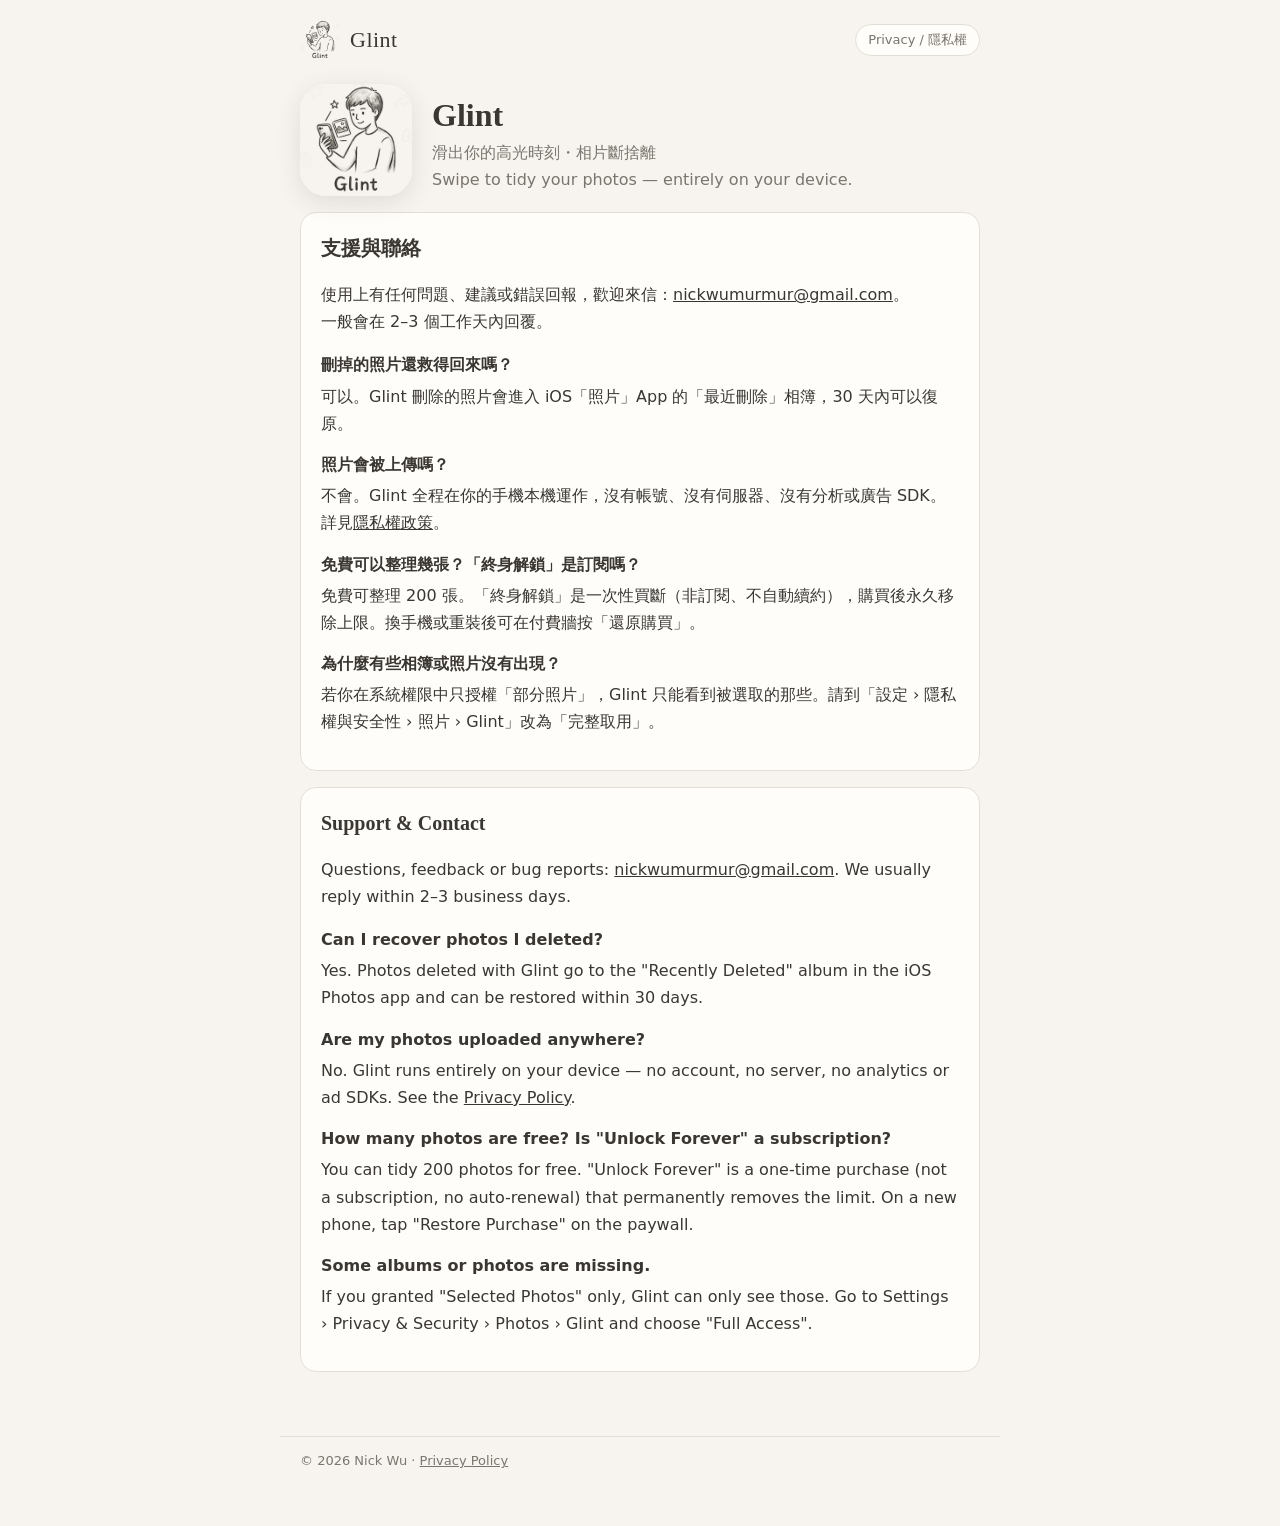
<file: index.html>
<!doctype html>
<html lang="zh-Hant">
<head>
<meta charset="utf-8">
<meta http-equiv="refresh" content="0; url=/Proj.Glint/index.html">
<link rel="canonical" href="https://nickwumurmur.github.io/Proj.Glint/index.html">
<meta name="robots" content="noindex">
<title>Redirecting…</title>
<script>location.replace("/Proj.Glint/index.html");</script>
</head>
<body>
<p>Redirecting to <a href="/Proj.Glint/index.html">Glint</a>…</p>
</body>
</html>
</file>
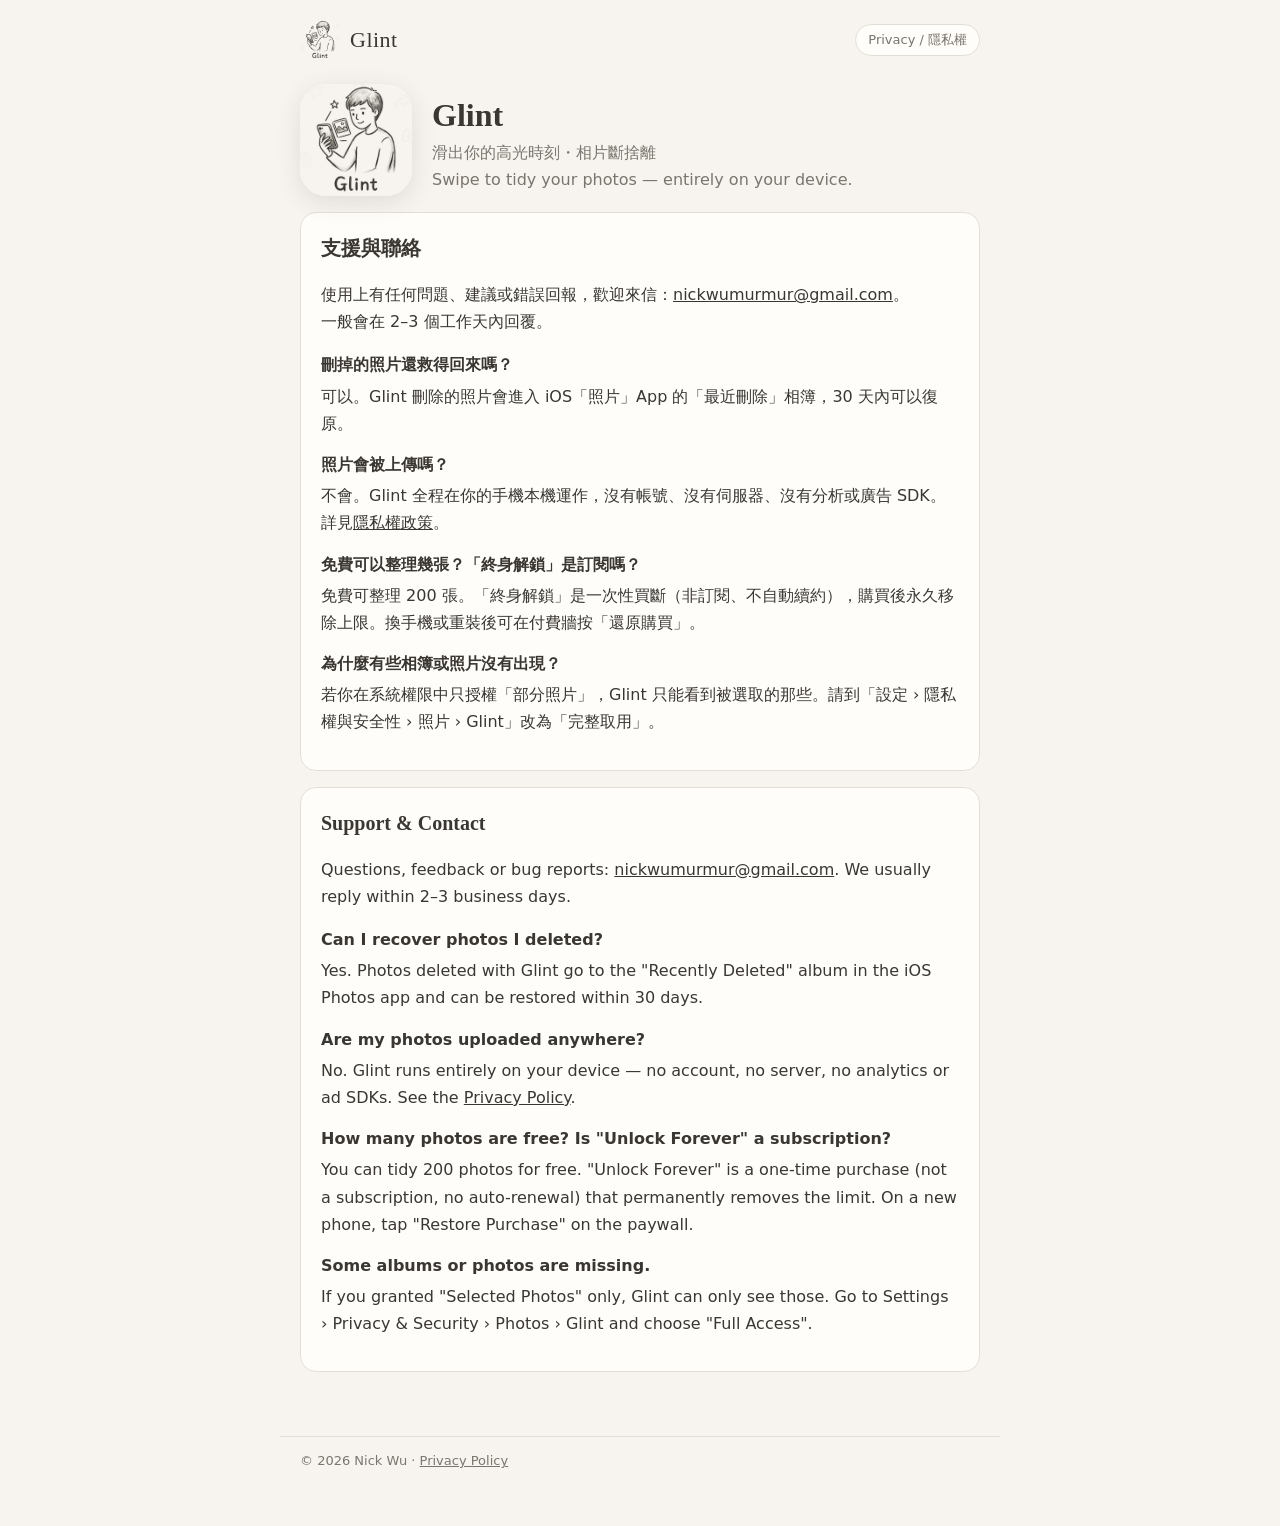
<file: Proj.Glint/index.html>
<!doctype html>
<html lang="zh-Hant">
<head>
<meta charset="utf-8">
<meta name="viewport" content="width=device-width, initial-scale=1">
<title>Glint — Support / 支援</title>
<meta name="description" content="Glint — 相片斷捨離 App 支援頁。Swipe to tidy your photos.">
<link rel="stylesheet" href="style.css">
</head>
<body>
<header class="top">
  <a class="brand" href="./"><img src="icon.png" alt="" width="40" height="40"><span>Glint</span></a>
  <nav class="langs" aria-label="Pages"><a href="privacy.html"><button type="button">Privacy / 隱私權</button></a></nav>
</header>
<main>
  <div class="hero">
    <img src="icon.png" alt="Glint app icon">
    <div>
      <h1>Glint</h1>
      <p class="tag">滑出你的高光時刻・相片斷捨離<br>Swipe to tidy your photos — entirely on your device.</p>
    </div>
  </div>

  <section class="card" lang="zh-Hant">
    <h2>支援與聯絡</h2>
    <p>使用上有任何問題、建議或錯誤回報，歡迎來信：<a href="mailto:nickwumurmur@gmail.com">nickwumurmur@gmail.com</a>。<br>一般會在 2–3 個工作天內回覆。</p>
    <dl class="faq">
      <dt>刪掉的照片還救得回來嗎？</dt>
      <dd>可以。Glint 刪除的照片會進入 iOS「照片」App 的「最近刪除」相簿，30 天內可以復原。</dd>
      <dt>照片會被上傳嗎？</dt>
      <dd>不會。Glint 全程在你的手機本機運作，沒有帳號、沒有伺服器、沒有分析或廣告 SDK。詳見<a href="privacy.html">隱私權政策</a>。</dd>
      <dt>免費可以整理幾張？「終身解鎖」是訂閱嗎？</dt>
      <dd>免費可整理 200 張。「終身解鎖」是一次性買斷（非訂閱、不自動續約），購買後永久移除上限。換手機或重裝後可在付費牆按「還原購買」。</dd>
      <dt>為什麼有些相簿或照片沒有出現？</dt>
      <dd>若你在系統權限中只授權「部分照片」，Glint 只能看到被選取的那些。請到「設定 › 隱私權與安全性 › 照片 › Glint」改為「完整取用」。</dd>
    </dl>
  </section>

  <section class="card" lang="en">
    <h2>Support &amp; Contact</h2>
    <p>Questions, feedback or bug reports: <a href="mailto:nickwumurmur@gmail.com">nickwumurmur@gmail.com</a>. We usually reply within 2–3 business days.</p>
    <dl class="faq">
      <dt>Can I recover photos I deleted?</dt>
      <dd>Yes. Photos deleted with Glint go to the "Recently Deleted" album in the iOS Photos app and can be restored within 30 days.</dd>
      <dt>Are my photos uploaded anywhere?</dt>
      <dd>No. Glint runs entirely on your device — no account, no server, no analytics or ad SDKs. See the <a href="privacy.html">Privacy Policy</a>.</dd>
      <dt>How many photos are free? Is "Unlock Forever" a subscription?</dt>
      <dd>You can tidy 200 photos for free. "Unlock Forever" is a one-time purchase (not a subscription, no auto-renewal) that permanently removes the limit. On a new phone, tap "Restore Purchase" on the paywall.</dd>
      <dt>Some albums or photos are missing.</dt>
      <dd>If you granted "Selected Photos" only, Glint can only see those. Go to Settings › Privacy &amp; Security › Photos › Glint and choose "Full Access".</dd>
    </dl>
  </section>
</main>
<footer><p>© 2026 Nick Wu · <a href="privacy.html">Privacy Policy</a></p></footer>
</body>
</html>
</file>
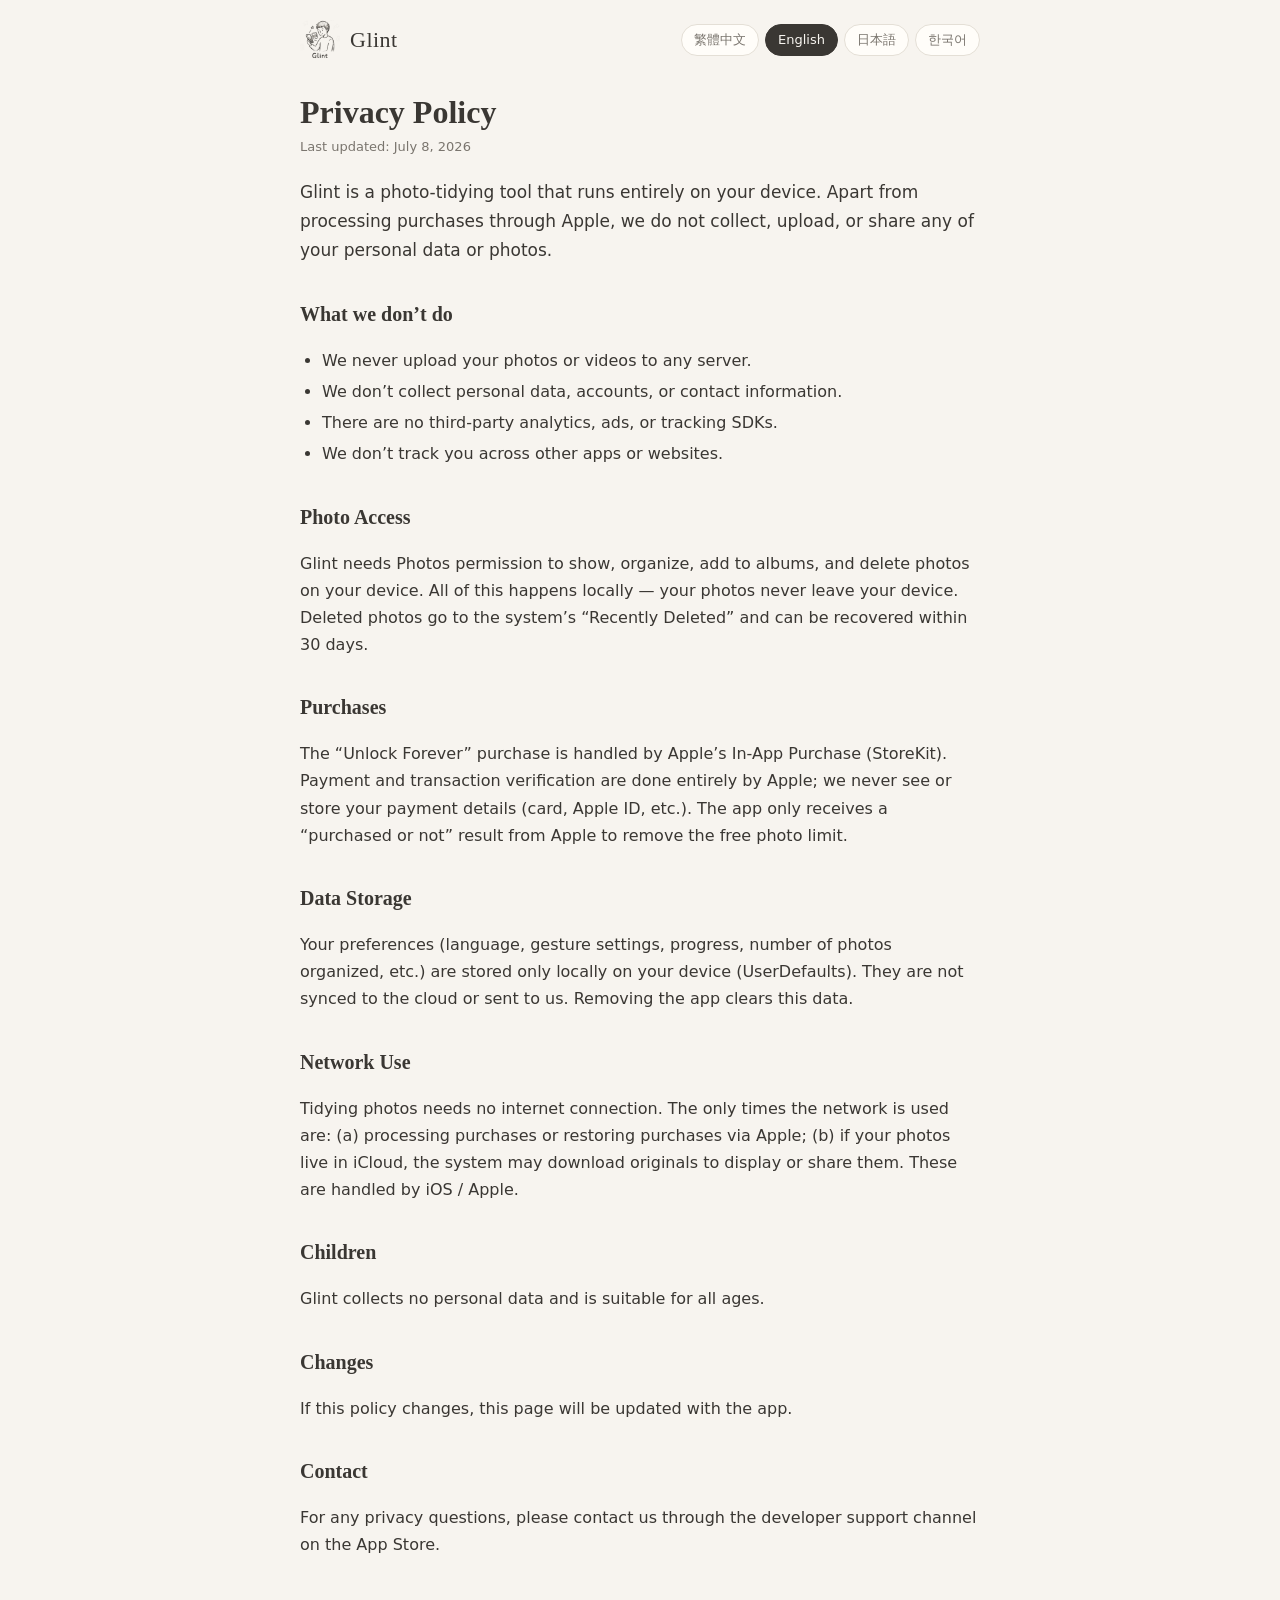
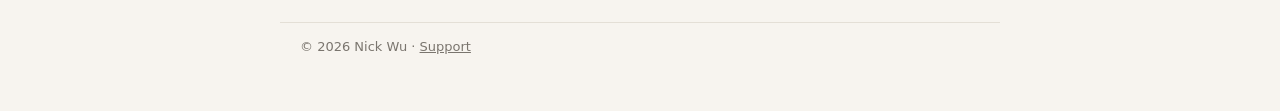
<file: privacy.html>
<!doctype html>
<html lang="zh-Hant">
<head>
<meta charset="utf-8">
<meta name="viewport" content="width=device-width, initial-scale=1">
<title>Glint — Privacy Policy / 隱私權政策</title>
<meta name="description" content="Glint privacy policy. Glint runs entirely on your device and collects no data.">
<link rel="stylesheet" href="style.css">
</head>
<body>
<header class="top">
  <a class="brand" href="./"><img src="icon.png" alt="" width="40" height="40"><span>Glint</span></a>
  <nav class="langs" aria-label="Language">
    <button type="button" data-set="zh-Hant">繁體中文</button><button type="button" data-set="en">English</button><button type="button" data-set="ja">日本語</button><button type="button" data-set="ko">한국어</button>
  </nav>
</header>
<main>
<section class="policy" data-lang="zh-Hant" lang="zh-Hant">
<h1>隱私權政策</h1><p class="updated">最後更新：2026 年 7 月 8 日</p>
<p class="intro">Glint 是一款完全在你裝置本機運作的相片整理工具。除了透過 Apple 處理購買之外，我們不會蒐集、上傳或分享你的任何個人資料或相片。</p>
<h2>我們不會做的事</h2>
<ul><li>不會把你的相片或影片上傳到任何伺服器。</li><li>不會蒐集你的個人資料、帳號或聯絡資訊。</li><li>沒有任何第三方分析、廣告或追蹤 SDK。</li><li>不會追蹤你跨 App 或跨網站的行為。</li></ul>
<h2>相簿權限</h2>
<p>Glint 需要你的「照片」權限，才能在你的裝置上顯示、整理、加入相簿與刪除相片。這些操作全部在本機完成，相片不會離開你的裝置。刪除的相片會進入 iOS 系統的「最近刪除」，30 天內可復原。</p>
<h2>購買與付費</h2>
<p>「終身解鎖」由 Apple 的 App 內購買（StoreKit）處理。付款與交易驗證完全由 Apple 進行，我們不會接觸或儲存你的付款資訊（信用卡、Apple ID 等）。App 僅從 Apple 取得「是否已購買」的結果，用來解除免費張數上限。</p>
<h2>資料儲存</h2>
<p>你的偏好設定（語言、手勢設定、整理進度、已整理張數等）只儲存在你裝置本機（UserDefaults），不會同步到雲端或傳送給我們。移除 App 即清除這些資料。</p>
<h2>網路使用</h2>
<p>整理相片本身不需要網路連線。唯一會用到網路的情況是：(a) 透過 Apple 處理購買或還原購買；(b) 若你的相片存在 iCloud，系統可能為了顯示或分享而下載原檔。這些都由 iOS／Apple 的機制處理。</p>
<h2>兒童</h2>
<p>Glint 不蒐集任何個人資料，適合所有年齡使用。</p>
<h2>政策變更</h2>
<p>若本隱私權政策有更新，會隨 App 版本更新此頁面。</p>
<h2>聯絡我們</h2>
<p>如有任何隱私相關問題，歡迎透過 App Store 上架頁的開發者支援管道與我們聯繫。</p>
</section>
<section class="policy" data-lang="en" lang="en">
<h1>Privacy Policy</h1><p class="updated">Last updated: July 8, 2026</p>
<p class="intro">Glint is a photo-tidying tool that runs entirely on your device. Apart from processing purchases through Apple, we do not collect, upload, or share any of your personal data or photos.</p>
<h2>What we don’t do</h2>
<ul><li>We never upload your photos or videos to any server.</li><li>We don’t collect personal data, accounts, or contact information.</li><li>There are no third-party analytics, ads, or tracking SDKs.</li><li>We don’t track you across other apps or websites.</li></ul>
<h2>Photo Access</h2>
<p>Glint needs Photos permission to show, organize, add to albums, and delete photos on your device. All of this happens locally — your photos never leave your device. Deleted photos go to the system’s “Recently Deleted” and can be recovered within 30 days.</p>
<h2>Purchases</h2>
<p>The “Unlock Forever” purchase is handled by Apple’s In-App Purchase (StoreKit). Payment and transaction verification are done entirely by Apple; we never see or store your payment details (card, Apple ID, etc.). The app only receives a “purchased or not” result from Apple to remove the free photo limit.</p>
<h2>Data Storage</h2>
<p>Your preferences (language, gesture settings, progress, number of photos organized, etc.) are stored only locally on your device (UserDefaults). They are not synced to the cloud or sent to us. Removing the app clears this data.</p>
<h2>Network Use</h2>
<p>Tidying photos needs no internet connection. The only times the network is used are: (a) processing purchases or restoring purchases via Apple; (b) if your photos live in iCloud, the system may download originals to display or share them. These are handled by iOS / Apple.</p>
<h2>Children</h2>
<p>Glint collects no personal data and is suitable for all ages.</p>
<h2>Changes</h2>
<p>If this policy changes, this page will be updated with the app.</p>
<h2>Contact</h2>
<p>For any privacy questions, please contact us through the developer support channel on the App Store.</p>
</section>
<section class="policy" data-lang="ja" lang="ja">
<h1>プライバシーポリシー</h1><p class="updated">最終更新日：2026年7月8日</p>
<p class="intro">Glint はすべての処理を端末内で行う写真整理ツールです。Apple を通じた購入処理を除き、あなたの個人データや写真を収集・アップロード・共有することは一切ありません。</p>
<h2>行わないこと</h2>
<ul><li>写真や動画をサーバーにアップロードしません。</li><li>個人データ・アカウント・連絡先を収集しません。</li><li>第三者の分析・広告・トラッキング SDK は使用していません。</li><li>他のアプリやサイトをまたいだ行動追跡は行いません。</li></ul>
<h2>写真へのアクセス</h2>
<p>Glint は端末上で写真を表示・整理・アルバムへの追加・削除するために「写真」へのアクセスが必要です。これらはすべて端末内で行われ、写真が端末外に出ることはありません。削除した写真は iOS の「最近削除した項目」に入り、30日以内に復元できます。</p>
<h2>購入について</h2>
<p>「無期限ロック解除」は Apple の App 内課金（StoreKit）で処理されます。支払いと取引の検証はすべて Apple が行い、当方が支払い情報（カード、Apple ID など）を参照・保存することはありません。アプリは Apple から「購入済みかどうか」の結果のみを受け取り、無料枚数の上限を解除します。</p>
<h2>データの保存</h2>
<p>設定（言語、ジェスチャー設定、進捗、整理した枚数など）は端末内（UserDefaults）にのみ保存され、クラウドへの同期や当方への送信は行いません。アプリを削除するとこれらのデータも消去されます。</p>
<h2>ネットワークの利用</h2>
<p>写真整理にインターネット接続は不要です。ネットワークを使用するのは次の場合のみです：(a) Apple を通じた購入・購入の復元、(b) 写真が iCloud にある場合、表示や共有のためにシステムが原本をダウンロードすること。いずれも iOS / Apple の仕組みで処理されます。</p>
<h2>お子様について</h2>
<p>Glint は個人データを一切収集せず、全年齢でご利用いただけます。</p>
<h2>変更について</h2>
<p>本ポリシーが変更された場合、アプリの更新に合わせて本ページを更新します。</p>
<h2>お問い合わせ</h2>
<p>プライバシーに関するご質問は、App Store の開発者サポート窓口までご連絡ください。</p>
</section>
<section class="policy" data-lang="ko" lang="ko">
<h1>개인정보 처리방침</h1><p class="updated">최종 업데이트: 2026년 7월 8일</p>
<p class="intro">Glint은 모든 처리를 기기 내에서 수행하는 사진 정리 도구입니다. Apple을 통한 결제 처리를 제외하고는 사용자의 개인정보나 사진을 수집·업로드·공유하지 않습니다.</p>
<h2>하지 않는 것</h2>
<ul><li>사진이나 동영상을 어떤 서버에도 업로드하지 않습니다.</li><li>개인정보, 계정, 연락처를 수집하지 않습니다.</li><li>제3자 분석·광고·추적 SDK를 사용하지 않습니다.</li><li>다른 앱이나 웹사이트에 걸친 사용자 행동을 추적하지 않습니다.</li></ul>
<h2>사진 접근</h2>
<p>Glint은 기기에서 사진을 표시·정리·앨범 추가·삭제하기 위해 “사진” 접근 권한이 필요합니다. 이 모든 작업은 기기 내에서 이루어지며 사진이 기기를 벗어나지 않습니다. 삭제한 사진은 iOS의 “최근 삭제된 항목”으로 이동하며 30일 이내에 복구할 수 있습니다.</p>
<h2>구매</h2>
<p>“평생 잠금 해제”는 Apple의 앱 내 구매(StoreKit)로 처리됩니다. 결제와 거래 확인은 전적으로 Apple이 수행하며, 당사는 결제 정보(카드, Apple ID 등)를 확인하거나 저장하지 않습니다. 앱은 Apple로부터 “구매 여부” 결과만 받아 무료 사용량 한도를 해제합니다.</p>
<h2>데이터 저장</h2>
<p>설정(언어, 제스처 설정, 진행 상황, 정리한 사진 수 등)은 기기 내(UserDefaults)에만 저장되며 클라우드에 동기화하거나 당사로 전송하지 않습니다. 앱을 삭제하면 이 데이터도 삭제됩니다.</p>
<h2>네트워크 사용</h2>
<p>사진 정리에는 인터넷 연결이 필요하지 않습니다. 네트워크는 다음의 경우에만 사용됩니다: (a) Apple을 통한 구매 또는 구매 복원, (b) 사진이 iCloud에 있는 경우 표시나 공유를 위해 시스템이 원본을 다운로드하는 경우. 모두 iOS / Apple 메커니즘으로 처리됩니다.</p>
<h2>아동</h2>
<p>Glint은 어떠한 개인정보도 수집하지 않으며 모든 연령이 사용할 수 있습니다.</p>
<h2>변경</h2>
<p>본 방침이 변경되면 앱 업데이트와 함께 이 페이지를 갱신합니다.</p>
<h2>문의</h2>
<p>개인정보 관련 문의는 App Store의 개발자 지원 채널을 통해 연락해 주세요.</p>
</section>
</main>
<footer><p>© 2026 Nick Wu · <a href="./">Support</a></p></footer>
<script>
(function(){
  var codes = ["zh-Hant", "en", "ja", "ko"];
  function pick(){
    var saved = null; try { saved = localStorage.getItem("glint-lang"); } catch(e) {}
    if (saved && codes.indexOf(saved) >= 0) return saved;
    var nav = (navigator.language || "en").toLowerCase();
    if (nav.indexOf("zh") === 0) return "zh-Hant";
    if (nav.indexOf("ja") === 0) return "ja";
    if (nav.indexOf("ko") === 0) return "ko";
    return "en";
  }
  function show(code){
    document.querySelectorAll(".policy").forEach(function(s){ s.hidden = s.dataset.lang !== code; });
    document.querySelectorAll(".langs button").forEach(function(b){ b.classList.toggle("on", b.dataset.set === code); });
    document.documentElement.lang = code;
    try { localStorage.setItem("glint-lang", code); } catch(e) {}
  }
  document.querySelectorAll(".langs button").forEach(function(b){ b.addEventListener("click", function(){ show(b.dataset.set); }); });
  show(pick());
})();
</script>
</body>
</html>
</file>
<file: Proj.Glint/style.css>
/* Glint 公開頁（支援 / 隱私權）— 沿用 design-brand：暖白紙感 + 石墨灰 */
:root{--canvas:#F7F4EF;--ink:#3A3733;--muted:#7A756E;--line:#E4DFD6;--card:#FFFDF9;--accent:#3A3733}
*{box-sizing:border-box}
body{margin:0;background:var(--canvas);color:var(--ink);font:16px/1.7 -apple-system,"SF Pro Text","PingFang TC","Hiragino Sans","Apple SD Gothic Neo",system-ui,sans-serif;-webkit-font-smoothing:antialiased}
a{color:inherit}
.top{display:flex;align-items:center;justify-content:space-between;gap:12px;flex-wrap:wrap;max-width:720px;margin:0 auto;padding:20px 20px 0}
.brand{display:flex;align-items:center;gap:10px;text-decoration:none;font-family:"New York","Songti TC",Georgia,serif;font-size:22px;letter-spacing:.5px}
.brand img{border-radius:10px}
.langs{display:flex;gap:6px;flex-wrap:wrap}
.langs button{border:1px solid var(--line);background:var(--card);color:var(--muted);border-radius:999px;padding:4px 12px;font:inherit;font-size:13px;cursor:pointer}
.langs button.on{background:var(--ink);border-color:var(--ink);color:var(--canvas)}
main{max-width:720px;margin:0 auto;padding:24px 20px 48px}
h1{font-family:"New York","Songti TC",Georgia,serif;font-weight:600;font-size:32px;line-height:1.25;margin:8px 0 4px}
h2{font-family:"New York","Songti TC",Georgia,serif;font-weight:600;font-size:20px;margin:32px 0 8px}
.updated{color:var(--muted);font-size:13px;margin:0 0 20px}
.intro{font-size:17px}
ul{padding-left:22px}
li{margin:4px 0}
.hero{display:flex;gap:20px;align-items:center;flex-wrap:wrap;margin-bottom:8px}
.hero img{width:112px;height:112px;border-radius:26px;box-shadow:0 6px 24px rgba(58,55,51,.12)}
.tag{color:var(--muted);margin:0}
.card{background:var(--card);border:1px solid var(--line);border-radius:16px;padding:18px 20px;margin:16px 0}
.card h2{margin-top:0}
.faq dt{font-weight:600;margin-top:14px}
.faq dd{margin:4px 0 0}
footer{max-width:720px;margin:0 auto;padding:0 20px 40px;color:var(--muted);font-size:13px;border-top:1px solid var(--line)}
[hidden]{display:none!important}
@media (prefers-color-scheme:dark){:root{--canvas:#1E1C1A;--ink:#EDE8E0;--muted:#A19B92;--line:#3A3733;--card:#26231F}}
</file>
<file: style.css>
/* Glint 公開頁（支援 / 隱私權）— 沿用 design-brand：暖白紙感 + 石墨灰 */
:root{--canvas:#F7F4EF;--ink:#3A3733;--muted:#7A756E;--line:#E4DFD6;--card:#FFFDF9;--accent:#3A3733}
*{box-sizing:border-box}
body{margin:0;background:var(--canvas);color:var(--ink);font:16px/1.7 -apple-system,"SF Pro Text","PingFang TC","Hiragino Sans","Apple SD Gothic Neo",system-ui,sans-serif;-webkit-font-smoothing:antialiased}
a{color:inherit}
.top{display:flex;align-items:center;justify-content:space-between;gap:12px;flex-wrap:wrap;max-width:720px;margin:0 auto;padding:20px 20px 0}
.brand{display:flex;align-items:center;gap:10px;text-decoration:none;font-family:"New York","Songti TC",Georgia,serif;font-size:22px;letter-spacing:.5px}
.brand img{border-radius:10px}
.langs{display:flex;gap:6px;flex-wrap:wrap}
.langs button{border:1px solid var(--line);background:var(--card);color:var(--muted);border-radius:999px;padding:4px 12px;font:inherit;font-size:13px;cursor:pointer}
.langs button.on{background:var(--ink);border-color:var(--ink);color:var(--canvas)}
main{max-width:720px;margin:0 auto;padding:24px 20px 48px}
h1{font-family:"New York","Songti TC",Georgia,serif;font-weight:600;font-size:32px;line-height:1.25;margin:8px 0 4px}
h2{font-family:"New York","Songti TC",Georgia,serif;font-weight:600;font-size:20px;margin:32px 0 8px}
.updated{color:var(--muted);font-size:13px;margin:0 0 20px}
.intro{font-size:17px}
ul{padding-left:22px}
li{margin:4px 0}
.hero{display:flex;gap:20px;align-items:center;flex-wrap:wrap;margin-bottom:8px}
.hero img{width:112px;height:112px;border-radius:26px;box-shadow:0 6px 24px rgba(58,55,51,.12)}
.tag{color:var(--muted);margin:0}
.card{background:var(--card);border:1px solid var(--line);border-radius:16px;padding:18px 20px;margin:16px 0}
.card h2{margin-top:0}
.faq dt{font-weight:600;margin-top:14px}
.faq dd{margin:4px 0 0}
footer{max-width:720px;margin:0 auto;padding:0 20px 40px;color:var(--muted);font-size:13px;border-top:1px solid var(--line)}
[hidden]{display:none!important}
@media (prefers-color-scheme:dark){:root{--canvas:#1E1C1A;--ink:#EDE8E0;--muted:#A19B92;--line:#3A3733;--card:#26231F}}
</file>
